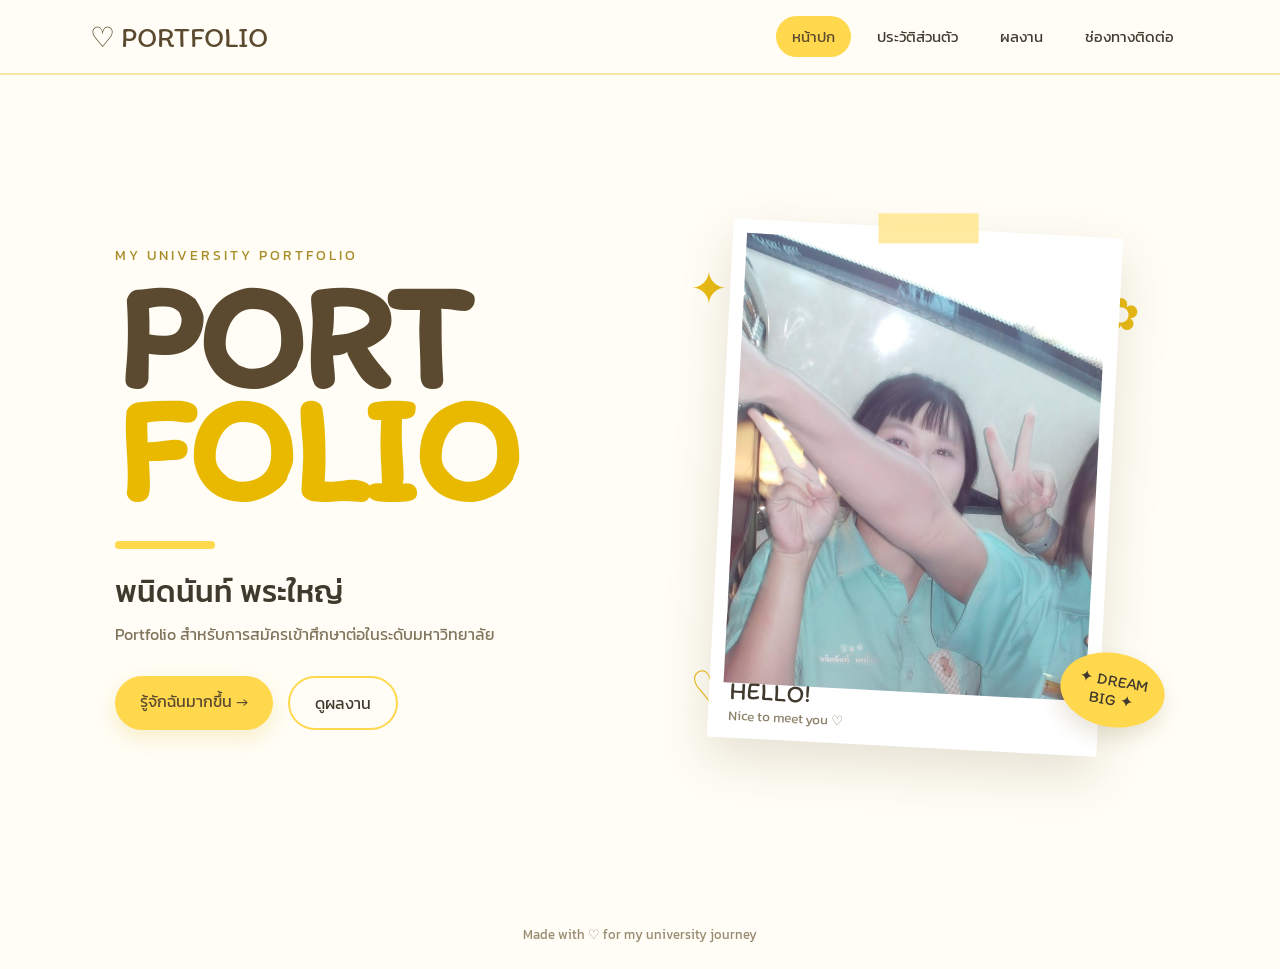
<file: index.html>
<!DOCTYPE html>
<html lang="th">
<head>
    <meta charset="UTF-8">
    <meta name="viewport" content="width=device-width, initial-scale=1.0">

    <title>Portfolio | พนิดนันท์ พระใหญ่</title>

    <link rel="preconnect" href="https://fonts.googleapis.com">
    <link rel="preconnect" href="https://fonts.gstatic.com" crossorigin>
    <link href="https://fonts.googleapis.com/css2?family=Itim&family=Kanit:wght@300;400;500;600&display=swap" rel="stylesheet">

    <link rel="stylesheet" href="css/style.css">
</head>

<body>

<header class="navbar">

    <div class="logo">♡ PORTFOLIO</div>

    <nav>
        <a href="index.html" class="active">หน้าปก</a>
        <a href="profile.html">ประวัติส่วนตัว</a>
        <a href="works.html">ผลงาน</a>
        <a href="contact.html">ช่องทางติดต่อ</a>
    </nav>

</header>


<main class="cover">

    <div class="cover-left">

        <div class="small-title">
            MY UNIVERSITY PORTFOLIO
        </div>

        <h1>
            PORT<br>
            <span>FOLIO</span>
        </h1>

        <div class="yellow-line"></div>

        <h2>พนิดนันท์ พระใหญ่</h2>

        <p class="cover-text">
            Portfolio สำหรับการสมัครเข้าศึกษาต่อในระดับมหาวิทยาลัย
        </p>

        <div class="cover-buttons">

            <a href="profile.html" class="btn">
                รู้จักฉันมากขึ้น →
            </a>

            <a href="works.html" class="btn-outline">
                ดูผลงาน
            </a>

        </div>

    </div>


    <div class="cover-right">

        <div class="doodle doodle-1">✦</div>
        <div class="doodle doodle-2">♡</div>
        <div class="doodle doodle-3">✿</div>

        <div class="photo-frame">

            <div class="tape"></div>

            <!-- ใส่ชื่อไฟล์รูปตรงนี้ -->
            <img src="MEW1.jpg" alt="รูปโปรไฟล์">

            <div class="photo-caption">

                <span>HELLO!</span>

                <small>
                    Nice to meet you ♡
                </small>

            </div>

        </div>

        <div class="sticker">
            ✦ DREAM<br>
            BIG ✦
        </div>

    </div>

</main>


<footer>
    <p>Made with ♡ for my university journey</p>
</footer>


<script src="js/main.js"></script>

</body>
</html>
</file>
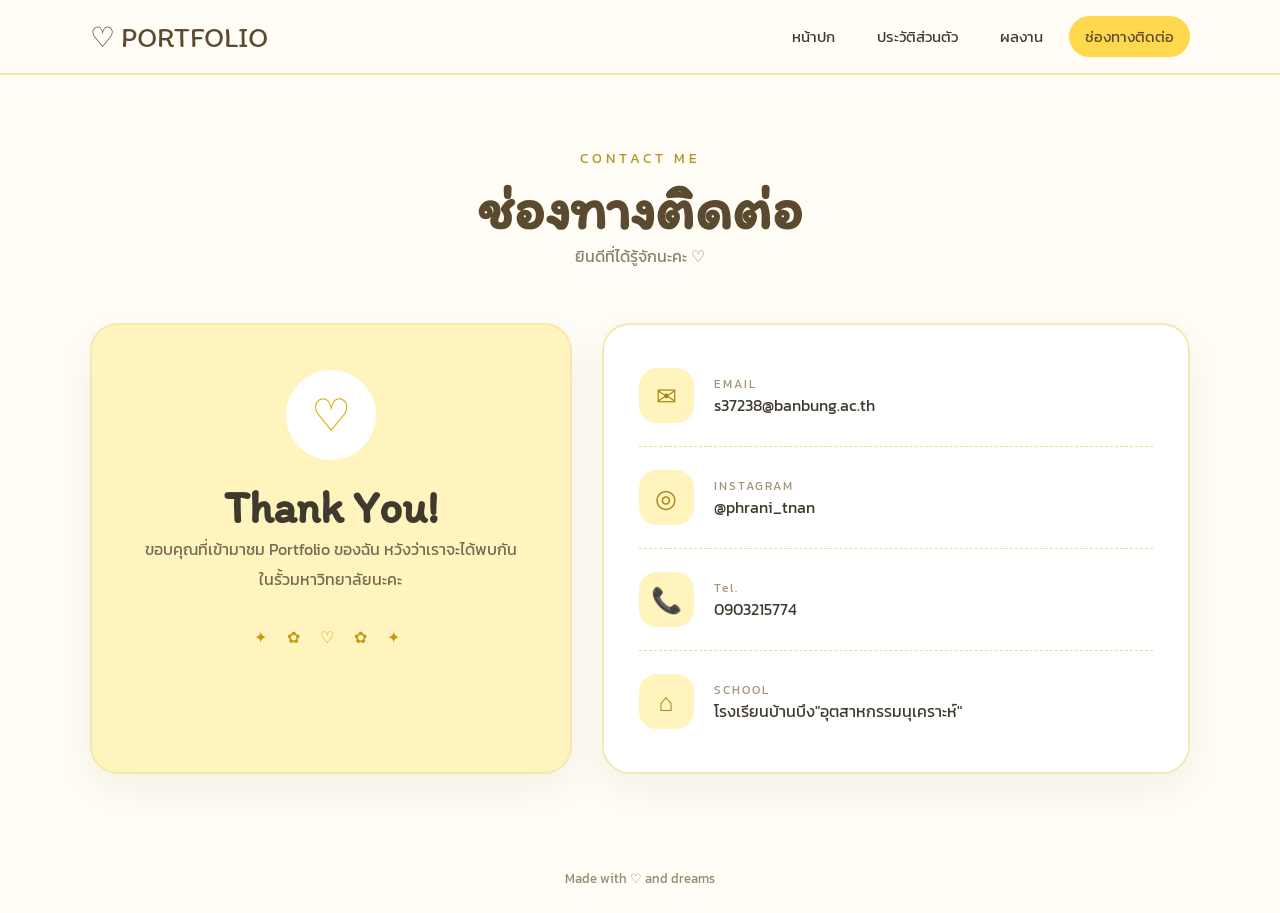
<file: contact.html>
<!DOCTYPE html>
<html lang="th">
<head>

    <meta charset="UTF-8">

    <meta name="viewport"
          content="width=device-width, initial-scale=1.0">

    <title>ช่องทางติดต่อ | Portfolio</title>

    <link rel="preconnect"
          href="https://fonts.googleapis.com">

    <link rel="preconnect"
          href="https://fonts.gstatic.com"
          crossorigin>

    <link href="https://fonts.googleapis.com/css2?family=Itim&family=Kanit:wght@300;400;500;600&display=swap"
          rel="stylesheet">

    <link rel="stylesheet"
          href="css/style.css">

</head>


<body>


<header class="navbar">

    <div class="logo">
        ♡ PORTFOLIO
    </div>


    <nav>

        <a href="index.html">
            หน้าปก
        </a>

        <a href="profile.html">
            ประวัติส่วนตัว
        </a>

        <a href="works.html">
            ผลงาน
        </a>

        <a href="contact.html"
           class="active">
            ช่องทางติดต่อ
        </a>

    </nav>

</header>



<main class="page contact-page">


    <section class="page-title">

        <span>
            CONTACT ME
        </span>

        <h1>
            ช่องทางติดต่อ
        </h1>

        <p>
            ยินดีที่ได้รู้จักนะคะ ♡
        </p>

    </section>



    <section class="contact-layout">


        <div class="contact-intro">

            <div class="hello-icon">
                ♡
            </div>


            <h2>
                Thank You!
            </h2>


            <p>

                ขอบคุณที่เข้ามาชม Portfolio
                ของฉัน หวังว่าเราจะได้พบกัน
                ในรั้วมหาวิทยาลัยนะคะ

            </p>


            <div class="contact-decoration">

                ✦ ✿ ♡ ✿ ✦

            </div>

        </div>



        <div class="contact-card">


            <div class="contact-item">

                <div class="contact-icon">
                    ✉
                </div>

                <div>

                    <span>
                        EMAIL
                    </span>

                    <strong>
                        s37238@banbung.ac.th
                    </strong>

                </div>

            </div>



            <div class="contact-item">

                <div class="contact-icon">
                    ◎
                </div>

                <div>

                    <span>
                        INSTAGRAM
                    </span>

                    <strong>
                        @phrani_tnan
                    </strong>

                </div>

            </div>



            <div class="contact-item">

                <div class="contact-icon">
                    📞
                </div>

                <div>

                    <span>
                        Tel.
                    </span>

                    <strong>
                        0903215774
                    </strong>

                </div>

            </div>



            <div class="contact-item">

                <div class="contact-icon">
                    ⌂
                </div>

                <div>

                    <span>
                        SCHOOL
                    </span>

                    <strong>
                        โรงเรียนบ้านบึง"อุตสาหกรรมนุเคราะห์"
                    </strong>

                </div>

            </div>


        </div>

    </section>


</main>



<footer>

    <p>
        Made with ♡ and dreams
    </p>

</footer>


<script src="js/main.js"></script>

</body>
</html>
</file>
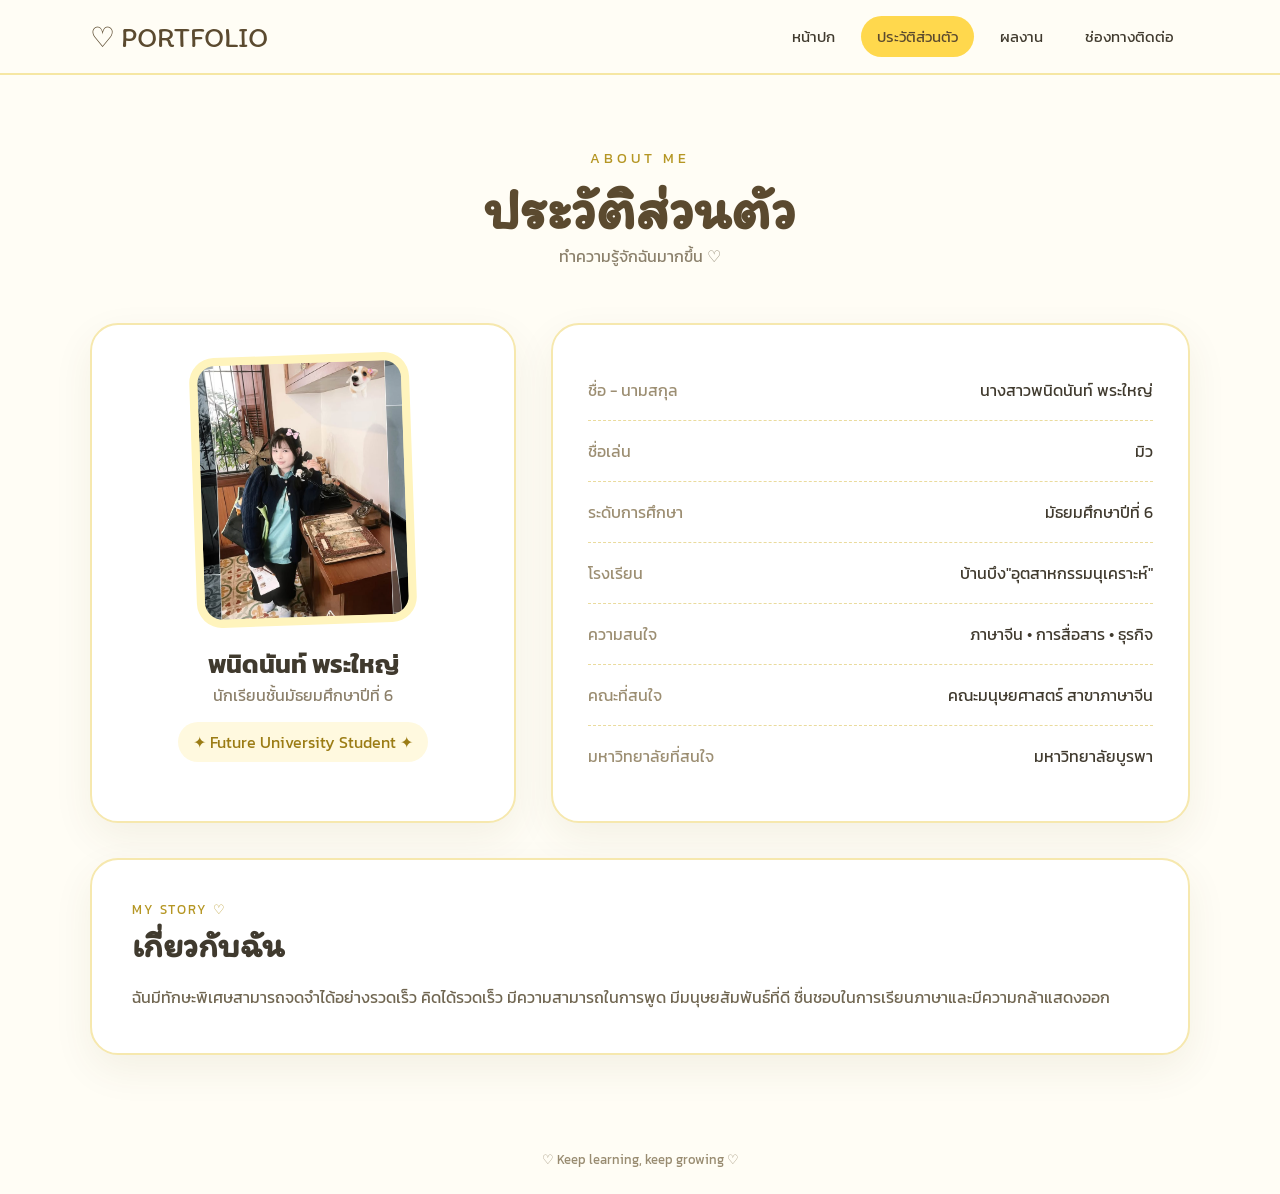
<file: profile.html>
<!DOCTYPE html>
<html lang="th">
<head>

    <meta charset="UTF-8">

    <meta name="viewport"
          content="width=device-width, initial-scale=1.0">

    <title>ประวัติส่วนตัว | Portfolio</title>

    <link rel="preconnect"
          href="https://fonts.googleapis.com">

    <link rel="preconnect"
          href="https://fonts.gstatic.com"
          crossorigin>

    <link href="https://fonts.googleapis.com/css2?family=Itim&family=Kanit:wght@300;400;500;600&display=swap"
          rel="stylesheet">

    <link rel="stylesheet"
          href="css/style.css">

</head>


<body>


<header class="navbar">

    <div class="logo">
        ♡ PORTFOLIO
    </div>

    <nav>

        <a href="index.html">
            หน้าปก
        </a>

        <a href="profile.html"
           class="active">
            ประวัติส่วนตัว
        </a>

        <a href="works.html">
            ผลงาน
        </a>

        <a href="contact.html">
            ช่องทางติดต่อ
        </a>

    </nav>

</header>



<main class="page">


    <section class="page-title">

        <span>
            ABOUT ME
        </span>

        <h1>
            ประวัติส่วนตัว
        </h1>

        <p>
            ทำความรู้จักฉันมากขึ้น ♡
        </p>

    </section>



    <section class="profile-layout">


        <div class="profile-card">


            <div class="profile-image">

                <!-- ใส่ชื่อไฟล์รูปตรงนี้ -->
                <img src="MEW.jpg"
                     alt="รูปโปรไฟล์">

            </div>


            <h2>
                พนิดนันท์ พระใหญ่
            </h2>


            <p>
                นักเรียนชั้นมัธยมศึกษาปีที่ 6
            </p>


            <div class="profile-tag">

                ✦ Future University Student ✦

            </div>


        </div>



        <div class="info-card">


            <div class="info-item">

                <span>
                    ชื่อ - นามสกุล
                </span>

                <strong>
                    นางสาวพนิดนันท์ พระใหญ่
                </strong>

            </div>


            <div class="info-item">

                <span>
                    ชื่อเล่น
                </span>

                <strong>
                    มิว
                </strong>

            </div>


            <div class="info-item">

                <span>
                    ระดับการศึกษา
                </span>

                <strong>
                    มัธยมศึกษาปีที่ 6
                </strong>

            </div>

            <div class="info-item">

                <span>
                    โรงเรียน
                </span>

                <strong>
                    บ้านบึง"อุตสาหกรรมนุเคราะห์"
                </strong>

            </div>


            <div class="info-item">

                <span>
                    ความสนใจ
                </span>

                <strong>
                    ภาษาจีน • การสื่อสาร • ธุรกิจ
                </strong>

            </div>


            <div class="info-item">

                <span>
                    คณะที่สนใจ
                </span>

                <strong>
                    คณะมนุษยศาสตร์ สาขาภาษาจีน
                </strong>

            </div>


            <div class="info-item">

                <span>
                    มหาวิทยาลัยที่สนใจ
                </span>

                <strong>
                    มหาวิทยาลัยบูรพา
                </strong>

            </div>


        </div>

    </section>


        </div>

    </section>



    <section class="about-box">

        <div class="section-label">
            MY STORY ♡
        </div>


        <h2>
            เกี่ยวกับฉัน
        </h2>


        <p>

            ฉันมีทักษะพิเศษสามารถจดจำได้อย่างรวดเร็ว คิดได้รวดเร็ว มีความสามารถในการพูด มีมนุษยสัมพันธ์ที่ดี
            ชื่นชอบในการเรียนภาษาและมีความกล้าแสดงออก

        </p>

    </section>


</main>



<footer>

    <p>
        ♡ Keep learning, keep growing ♡
    </p>

</footer>


<script src="js/main.js"></script>

</body>
</html>
</file>
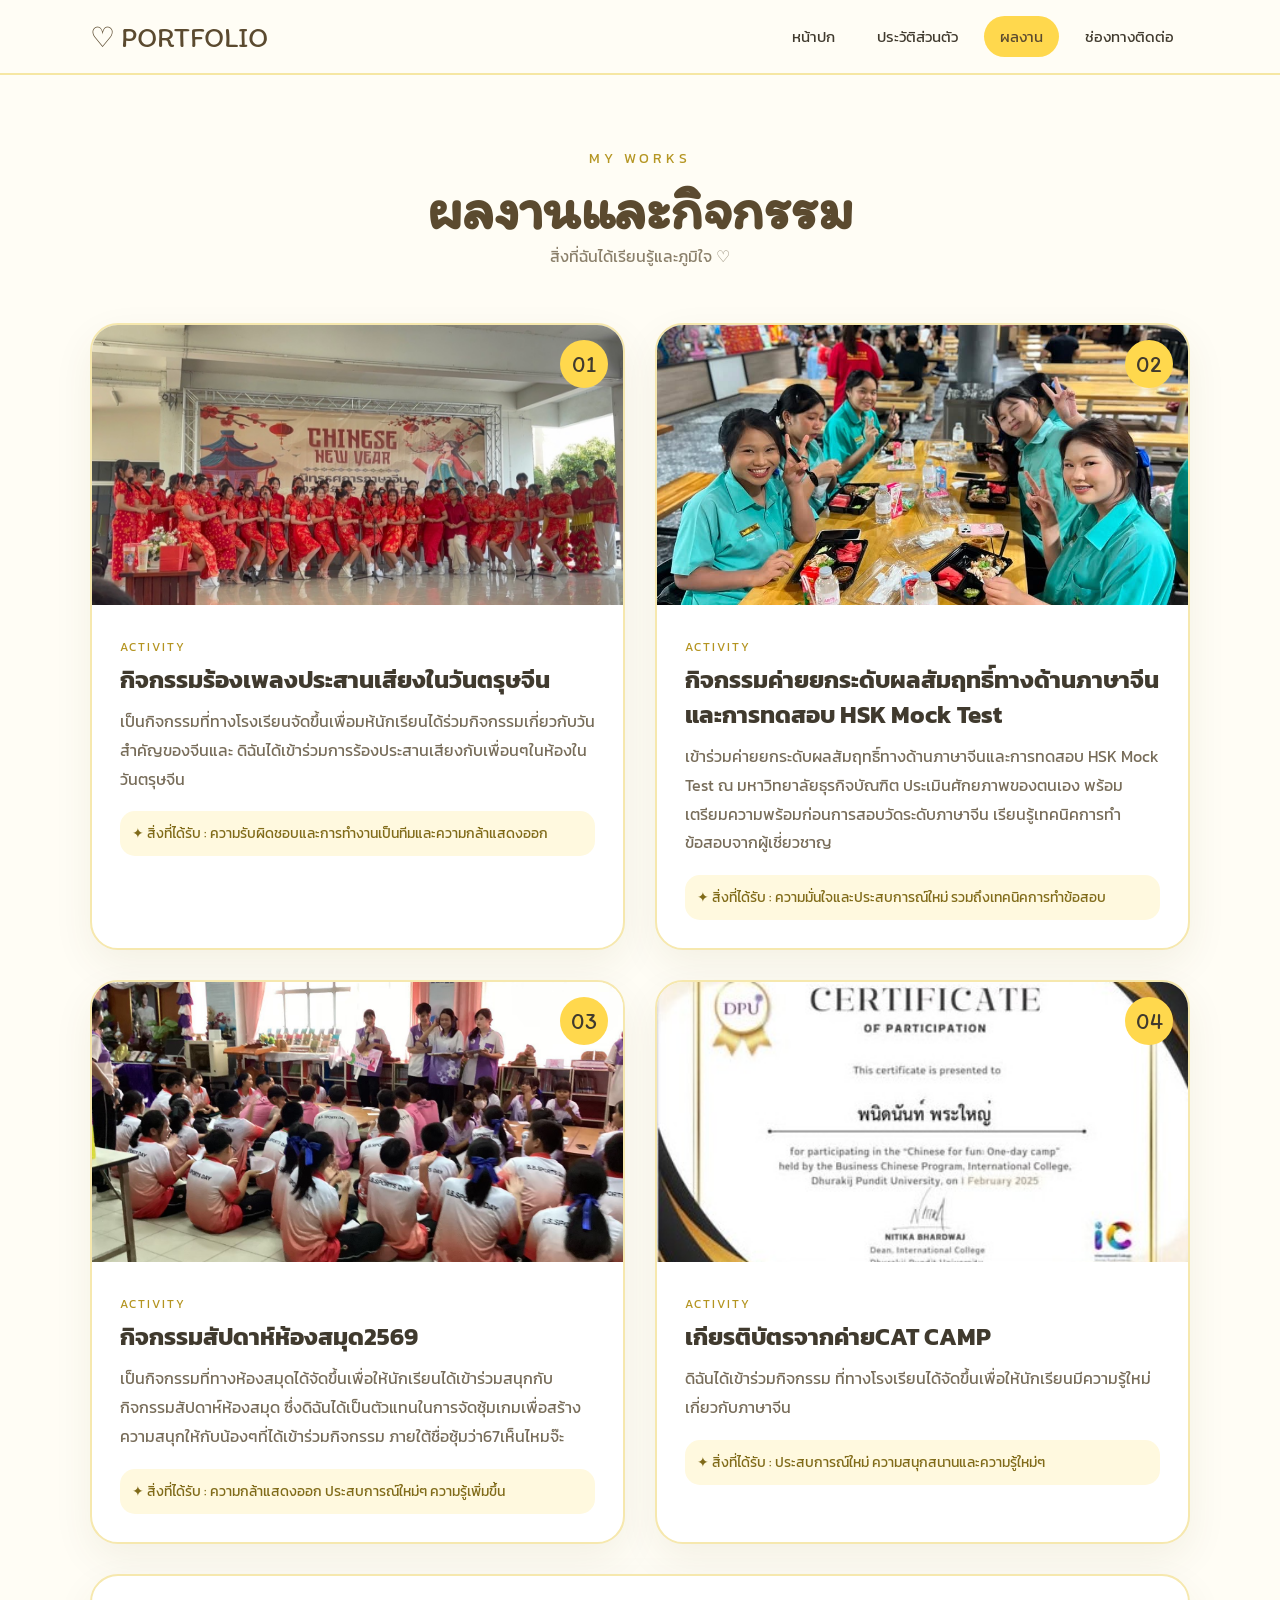
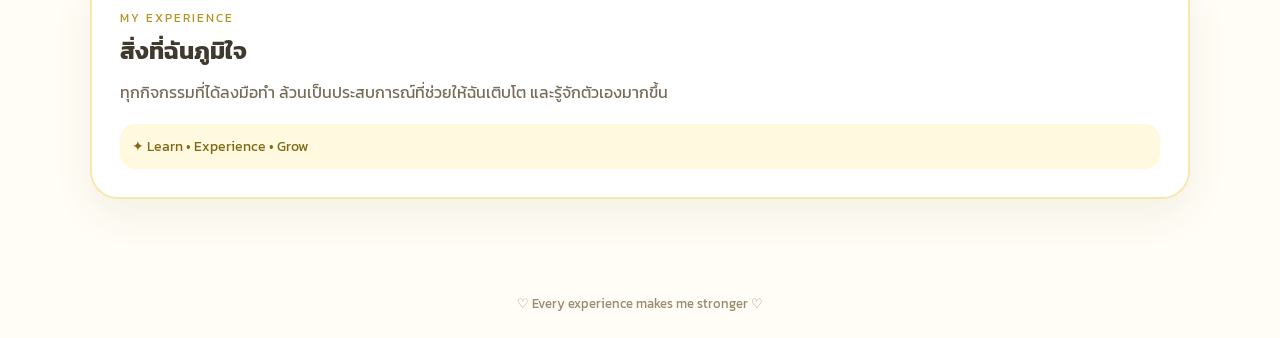
<file: works.html>
<!DOCTYPE html>
<html lang="th">
<head>

    <meta charset="UTF-8">

    <meta name="viewport"
          content="width=device-width, initial-scale=1.0">

    <title>ผลงาน | Portfolio</title>

    <link rel="preconnect"
          href="https://fonts.googleapis.com">

    <link rel="preconnect"
          href="https://fonts.gstatic.com"
          crossorigin>

    <link href="https://fonts.googleapis.com/css2?family=Itim&family=Kanit:wght@300;400;500;600&display=swap"
          rel="stylesheet">

    <link rel="stylesheet"
          href="css/style.css">

</head>


<body>


<header class="navbar">

    <div class="logo">
        ♡ PORTFOLIO
    </div>


    <nav>

        <a href="index.html">
            หน้าปก
        </a>

        <a href="profile.html">
            ประวัติส่วนตัว
        </a>

        <a href="works.html"
           class="active">
            ผลงาน
        </a>

        <a href="contact.html">
            ช่องทางติดต่อ
        </a>

    </nav>

</header>



<main class="page">


    <section class="page-title">

        <span>
            MY WORKS
        </span>

        <h1>
            ผลงานและกิจกรรม
        </h1>

        <p>
            สิ่งที่ฉันได้เรียนรู้และภูมิใจ ♡
        </p>

    </section>



    <section class="works-grid">


        <!-- กิจกรรมที่ 1 -->

        <div class="work-card">

            <div class="work-image">

                <!-- เปลี่ยน work1.jpeg เป็นชื่อไฟล์รูปจริง -->
                <img src="CHNY.jpg"
                     alt="ผลงานที่ 1">

                <span class="work-number">
                    01
                </span>

            </div>


            <div class="work-content">

                <span class="work-type">
                    ACTIVITY
                </span>


                <h2>
                    กิจกรรมร้องเพลงประสานเสียงในวันตรุษจีน
                </h2>


                <p>

                    เป็นกิจกรรมที่ทางโรงเรียนจัดขึ้นเพื่อมห้นักเรียนได้ร่วมกิจกรรมเกี่ยวกับวันสำคัญของจีนและ
                    ดิฉันได้เข้าร่วมการร้องประสานเสียงกับเพื่อนๆในห้องในวันตรุษจีน
                </p>


                <div class="learn">

                    ✦ สิ่งที่ได้รับ :
                    ความรับผิดชอบและการทำงานเป็นทีมและความกล้าแสดงออก

                </div>

            </div>

        </div>



        <!-- กิจกรรมที่ 2 -->

        <div class="work-card">

            <div class="work-image">

                <!-- เปลี่ยน work2.jpeg เป็นชื่อไฟล์รูปจริง -->
                <img src="IMG_4093.jpeg"
                     alt="ผลงานที่ 2">

                <span class="work-number">
                    02
                </span>

            </div>


            <div class="work-content">

                <span class="work-type">
                    ACTIVITY
                </span>


                <h2>
                    กิจกรรมค่ายยกระดับผลสัมฤทธิ์ทางด้านภาษาจีนและการทดสอบ HSK Mock Test
                </h2>


                <p>

                    เข้าร่วมค่ายยกระดับผลสัมฤทธิ์ทางด้านภาษาจีนและการทดสอบ HSK Mock Test ณ มหาวิทยาลัยธุรกิจบัณฑิต
                    ประเมินศักยภาพของตนเอง พร้อมเตรียมความพร้อมก่อนการสอบวัดระดับภาษาจีน เรียนรู้เทคนิคการทำข้อสอบจากผู้เชี่ยวชาญ
                </p>


                <div class="learn">

                    ✦ สิ่งที่ได้รับ :
                    ความมั่นใจและประสบการณ์ใหม่ รวมถึงเทคนิคการทำข้อสอบ

                </div>

            </div>

        </div>

        <!-- กิจกรรมที่ 3-->

        <div class="work-card">

            <div class="work-image">

                <!-- เปลี่ยน work2.jpeg เป็นชื่อไฟล์รูปจริง -->
                <img src="IMG_4096.jpeg"
                     alt="ผลงานที่ 2">

                <span class="work-number">
                    03
                </span>

            </div>


            <div class="work-content">

                <span class="work-type">
                    ACTIVITY
                </span>


                <h2>
                    กิจกรรมสัปดาห์ห้องสมุด2569
                </h2>


                <p>

                    เป็นกิจกรรมที่ทางห้องสมุดได้จัดขึ้นเพื่อให้นักเรียนได้เข้าร่วมสนุกกับกิจกรรมสัปดาห์ห้องสมุด 
                    ซึ่งดิฉันได้เป็นตัวแทนในการจัดซุ้มเกมเพื่อสร้างความสนุกให้กับน้องๆที่ได้เข้าร่วมกิจกรรม ภายใต้ชื่อซุ้มว่า67เห็นไหมจ๊ะ
                </p>


                <div class="learn">

                    ✦ สิ่งที่ได้รับ :
                    ความกล้าแสดงออก ประสบการณ์ใหม่ๆ ความรู้เพิ่มขึ้น

                </div>

            </div>

        </div>

        
        <!-- เกียรติบัตรใบที่1 -->

        <div class="work-card">

            <div class="work-image">

                <!-- เปลี่ยน work2.jpeg เป็นชื่อไฟล์รูปจริง -->
                <img src="DPU.jpg"
                     alt="ผลงานที่ 2">

                <span class="work-number">
                    04
                </span>

            </div>


            <div class="work-content">

                <span class="work-type">
                    ACTIVITY
                </span>


                <h2>
                    เกียรติบัตรจากค่ายCAT CAMP
                </h2>


                <p>

                    ดิฉันได้เข้าร่วมกิจกรรม ที่ทางโรงเรียนได้จัดขึ้นเพื่อให้นักเรียนมีความรู้ใหม่เกี่ยวกับภาษาจีน


                <div class="learn">

                    ✦ สิ่งที่ได้รับ :
                    ประสบการณ์ใหม่ ความสนุกสนานและความรู้ใหม่ๆ

                </div>

            </div>

        </div>



        <!-- ส่วนเพิ่มเติม -->

        <div class="work-card no-image">

            <div class="work-content">

                <span class="work-type">
                    MY EXPERIENCE
                </span>


                <h2>
                    สิ่งที่ฉันภูมิใจ
                </h2>


                <p>

                    ทุกกิจกรรมที่ได้ลงมือทำ
                    ล้วนเป็นประสบการณ์ที่ช่วยให้ฉันเติบโต
                    และรู้จักตัวเองมากขึ้น

                </p>


                <div class="learn">

                    ✦ Learn • Experience • Grow

                </div>

            </div>

        </div>


    </section>


</main>



<footer>

    <p>
        ♡ Every experience makes me stronger ♡
    </p>

</footer>


<script src="js/main.js"></script>

</body>
</html>
</file>
<file: css/style.css>
* {
    margin: 0;
    padding: 0;
    box-sizing: border-box;
}


:root {
    --yellow: #ffd84d;
    --yellow-light: #fff4bd;
    --yellow-soft: #fff9df;
    --cream: #fffdf5;
    --brown: #5b4a2f;
    --text: #403a2e;
    --white: #ffffff;
}


body {
    font-family: "Kanit", sans-serif;
    background: var(--cream);
    color: var(--text);
    min-height: 100vh;
}


a {
    text-decoration: none;
    color: inherit;
}


/* NAVBAR */

.navbar {
    width: 100%;
    min-height: 75px;
    padding: 15px 7%;

    display: flex;
    align-items: center;
    justify-content: space-between;

    background: rgba(255, 253, 245, 0.95);

    border-bottom: 2px solid #f6e7a3;

    position: sticky;
    top: 0;
    z-index: 100;
}


.logo {
    font-family: "Itim", cursive;
    font-size: 28px;
    color: var(--brown);
}


.navbar nav {
    display: flex;
    gap: 10px;
    flex-wrap: wrap;
}


.navbar nav a {
    padding: 9px 16px;
    border-radius: 30px;
    font-size: 15px;
    transition: 0.3s;
}


.navbar nav a:hover,
.navbar nav a.active {
    background: var(--yellow);
    color: var(--brown);
}


/* COVER */

.cover {
    min-height: calc(100vh - 75px);

    padding: 60px 9%;

    display: grid;
    grid-template-columns: 1fr 1fr;

    align-items: center;

    gap: 50px;

    position: relative;
    overflow: hidden;
}


.cover-left {
    animation: fadeUp 0.8s ease;
}


.small-title {
    letter-spacing: 3px;
    font-size: 14px;
    color: #a88c28;
    margin-bottom: 15px;
}


.cover h1 {
    font-family: "Itim", cursive;

    font-size: clamp(80px, 12vw, 150px);

    line-height: 0.75;

    color: var(--brown);

    letter-spacing: -5px;
}


.cover h1 span {
    color: #e9b900;
}


.yellow-line {
    width: 100px;
    height: 8px;

    background: var(--yellow);

    border-radius: 10px;

    margin: 35px 0 20px;
}


.cover h2 {
    font-size: 30px;
    font-weight: 500;
}


.cover-text {
    margin-top: 8px;
    color: #81745d;
}


.cover-buttons {
    display: flex;
    gap: 15px;
    margin-top: 30px;
    flex-wrap: wrap;
}


.btn,
.btn-outline {
    padding: 13px 25px;
    border-radius: 30px;
    transition: 0.3s;
}


.btn {
    background: var(--yellow);
    color: var(--brown);

    box-shadow: 0 8px 20px rgba(220, 180, 30, 0.2);
}


.btn:hover {
    transform: translateY(-3px);
}


.btn-outline {
    border: 2px solid var(--yellow);
}


.btn-outline:hover {
    background: var(--yellow-light);
}


/* COVER PHOTO */

.cover-right {
    position: relative;

    display: flex;

    justify-content: center;
    align-items: center;
}


.photo-frame {
    width: min(390px, 85%);

    background: white;

    padding: 14px 14px 55px;

    transform: rotate(3deg);

    box-shadow:
        0 20px 50px rgba(90, 70, 20, 0.15);

    position: relative;
}


.photo-frame img {
    width: 100%;
    height: 450px;

    object-fit: cover;

    display: block;
}


.tape {
    width: 100px;
    height: 30px;

    background: #ffe890;

    opacity: 0.85;

    position: absolute;

    top: -15px;
    left: 50%;

    transform: translateX(-50%) rotate(-3deg);

    z-index: 2;
}


.photo-caption {
    position: absolute;

    bottom: 13px;
    left: 20px;

    display: flex;
    flex-direction: column;
}


.photo-caption span {
    font-family: "Itim", cursive;
    font-size: 25px;
}


.photo-caption small {
    color: #8c8069;
}


.sticker {
    position: absolute;

    right: 0;
    bottom: 20px;

    background: var(--yellow);

    padding: 18px;

    border-radius: 50%;

    text-align: center;

    font-family: "Itim", cursive;

    transform: rotate(10deg);

    box-shadow:
        0 10px 20px rgba(100, 80, 10, 0.15);
}


.doodle {
    position: absolute;
    color: #e9bb16;
    font-size: 45px;
}


.doodle-1 {
    top: 5%;
    left: 5%;
}


.doodle-2 {
    bottom: 5%;
    left: 5%;
}


.doodle-3 {
    top: 10%;
    right: 5%;
}


/* GENERAL PAGE */

.page {
    max-width: 1150px;

    margin: auto;

    padding: 70px 25px;
}


.page-title {
    text-align: center;

    margin-bottom: 55px;
}


.page-title span {
    color: #b59623;

    letter-spacing: 4px;

    font-size: 14px;
}


.page-title h1 {
    font-family: "Itim", cursive;

    font-size: 58px;

    color: var(--brown);

    margin-top: 5px;
}


.page-title p {
    color: #8b806b;
}


/* PROFILE */

.profile-layout {
    display: grid;

    grid-template-columns: 0.8fr 1.2fr;

    gap: 35px;
}


.profile-card,
.info-card,
.about-box,
.work-card,
.contact-card,
.contact-intro {

    background: white;

    border: 2px solid #f6e8ae;

    border-radius: 28px;

    box-shadow:
        0 15px 40px rgba(90, 70, 20, 0.07);
}


.profile-card {
    padding: 30px;
    text-align: center;
}


.profile-image {
    width: 220px;
    height: 270px;

    margin: 0 auto 20px;

    padding: 8px;

    background: var(--yellow-light);

    border-radius: 25px;

    transform: rotate(-2deg);
}


.profile-image img {
    width: 100%;
    height: 100%;

    object-fit: cover;

    border-radius: 18px;
}


.profile-card h2 {
    font-size: 25px;
}


.profile-card p {
    color: #8c806b;
}


.profile-tag {
    margin-top: 15px;

    display: inline-block;

    padding: 8px 15px;

    border-radius: 20px;

    background: var(--yellow-soft);

    color: #9b7c14;
}


.info-card {
    padding: 35px;
}


.info-item {
    display: flex;

    justify-content: space-between;

    gap: 20px;

    padding: 18px 0;

    border-bottom: 1px dashed #eadb9d;
}


.info-item:last-child {
    border-bottom: none;
}


.info-item span {
    color: #9c8e72;
}


.info-item strong {
    text-align: right;
    font-weight: 400;
}


.about-box {
    margin-top: 35px;
    padding: 40px;
}


.section-label {
    color: #b59623;

    letter-spacing: 2px;

    font-size: 13px;
}


.about-box h2 {
    font-family: "Itim", cursive;

    font-size: 35px;

    margin: 5px 0 15px;
}


.about-box p {
    color: #706651;

    line-height: 2;
}


/* WORKS */

.works-grid {
    display: grid;

    grid-template-columns: repeat(2, 1fr);

    gap: 30px;
}


.work-card {
    overflow: hidden;

    transition: 0.3s;
}


.work-card:hover {
    transform: translateY(-8px);
}


.work-image {
    height: 280px;

    position: relative;

    background: var(--yellow-light);

    overflow: hidden;
}


.work-image img {
    width: 100%;
    height: 100%;

    object-fit: cover;
}


.work-number {
    position: absolute;

    top: 15px;
    right: 15px;

    background: var(--yellow);

    width: 48px;
    height: 48px;

    display: flex;

    justify-content: center;
    align-items: center;

    border-radius: 50%;

    font-family: "Itim", cursive;

    font-size: 22px;
}


.work-content {
    padding: 28px;
}


.work-type {
    font-size: 12px;

    letter-spacing: 2px;

    color: #b49420;
}


.work-content h2 {
    margin: 5px 0 10px;
}


.work-content p {
    color: #776c59;

    line-height: 1.8;
}


.learn {
    margin-top: 18px;

    padding: 12px;

    background: var(--yellow-soft);

    border-radius: 15px;

    color: #806b19;

    font-size: 14px;
}


.no-image {
    grid-column: 1 / -1;
}


/* CONTACT */

.contact-layout {
    display: grid;

    grid-template-columns: 0.9fr 1.1fr;

    gap: 30px;
}


.contact-intro {
    padding: 45px;

    text-align: center;

    background: var(--yellow-light);
}


.hello-icon {
    width: 90px;
    height: 90px;

    margin: auto;

    border-radius: 50%;

    background: white;

    display: flex;

    align-items: center;
    justify-content: center;

    font-size: 45px;

    color: #d9ae00;
}


.contact-intro h2 {
    font-family: "Itim", cursive;

    font-size: 45px;

    margin-top: 20px;
}


.contact-intro p {
    line-height: 1.9;

    color: #756a51;
}


.contact-decoration {
    margin-top: 30px;

    color: #c39c13;

    letter-spacing: 8px;
}


.contact-card {
    padding: 20px 35px;
}


.contact-item {
    display: flex;

    align-items: center;

    gap: 20px;

    padding: 23px 0;

    border-bottom: 1px dashed #eadb9d;
}


.contact-item:last-child {
    border-bottom: none;
}


.contact-icon {
    width: 55px;
    height: 55px;

    border-radius: 18px;

    background: var(--yellow-light);

    display: flex;

    align-items: center;
    justify-content: center;

    font-size: 25px;

    color: #a78713;
}


.contact-item div:last-child {
    display: flex;

    flex-direction: column;
}


.contact-item span {
    font-size: 12px;

    letter-spacing: 2px;

    color: #a49476;
}


.contact-item strong {
    font-weight: 400;
}


/* FOOTER */

footer {
    text-align: center;

    padding: 25px;

    color: #988b70;

    font-size: 13px;
}


/* ANIMATION */

@keyframes fadeUp {

    from {
        opacity: 0;
        transform: translateY(25px);
    }

    to {
        opacity: 1;
        transform: translateY(0);
    }

}


/* MOBILE */

@media (max-width: 800px) {

    .navbar {
        flex-direction: column;

        gap: 12px;

        padding: 15px;
    }


    .navbar nav {
        justify-content: center;
    }


    .navbar nav a {
        font-size: 13px;

        padding: 7px 11px;
    }


    .cover {
        grid-template-columns: 1fr;

        text-align: center;

        padding: 50px 20px;
    }


    .yellow-line {
        margin: 25px auto;
    }


    .cover-buttons {
        justify-content: center;
    }


    .cover h1 {
        font-size: 90px;
    }


    .photo-frame {
        width: 80%;
    }


    .photo-frame img {
        height: 390px;
    }


    .profile-layout,
    .contact-layout,
    .works-grid {

        grid-template-columns: 1fr;

    }


    .no-image {
        grid-column: auto;
    }


    .page-title h1 {
        font-size: 45px;
    }


    .info-item {
        flex-direction: column;

        gap: 5px;
    }


    .info-item strong {
        text-align: left;
    }

}
</file>
